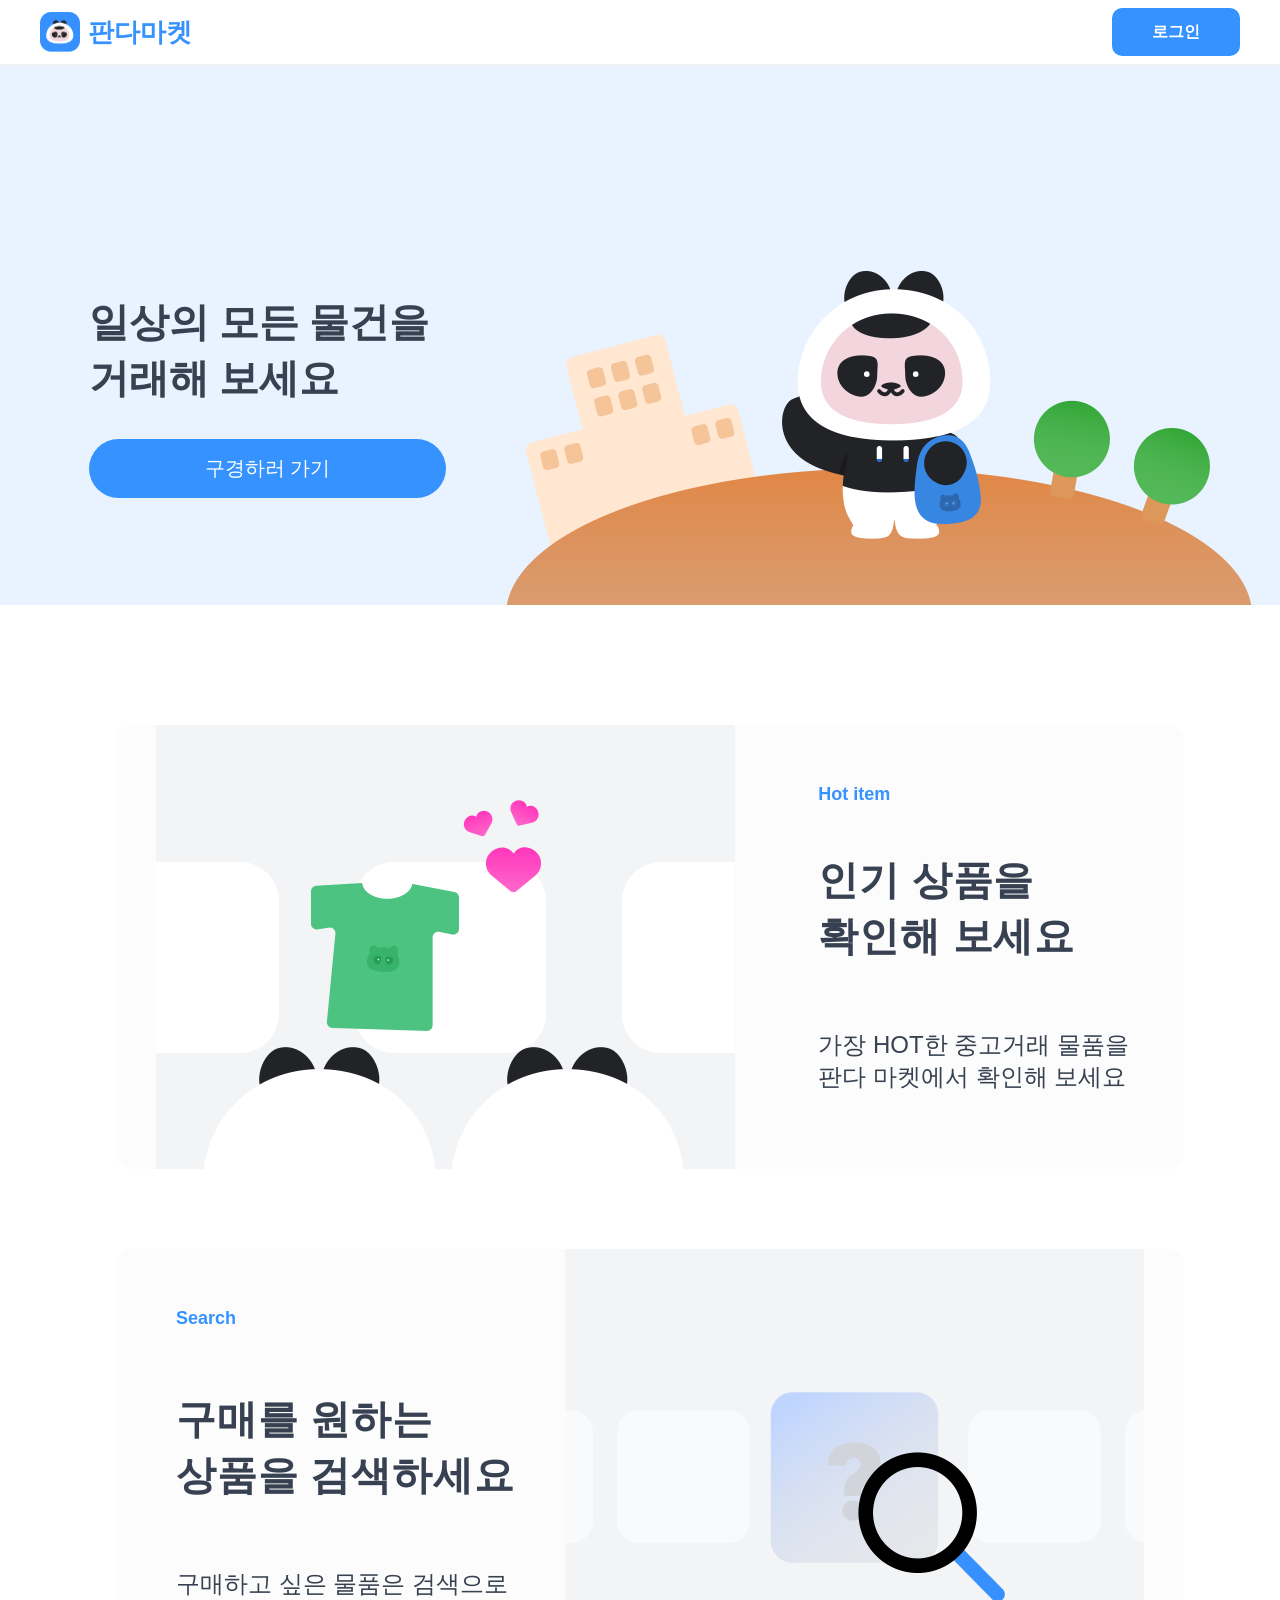
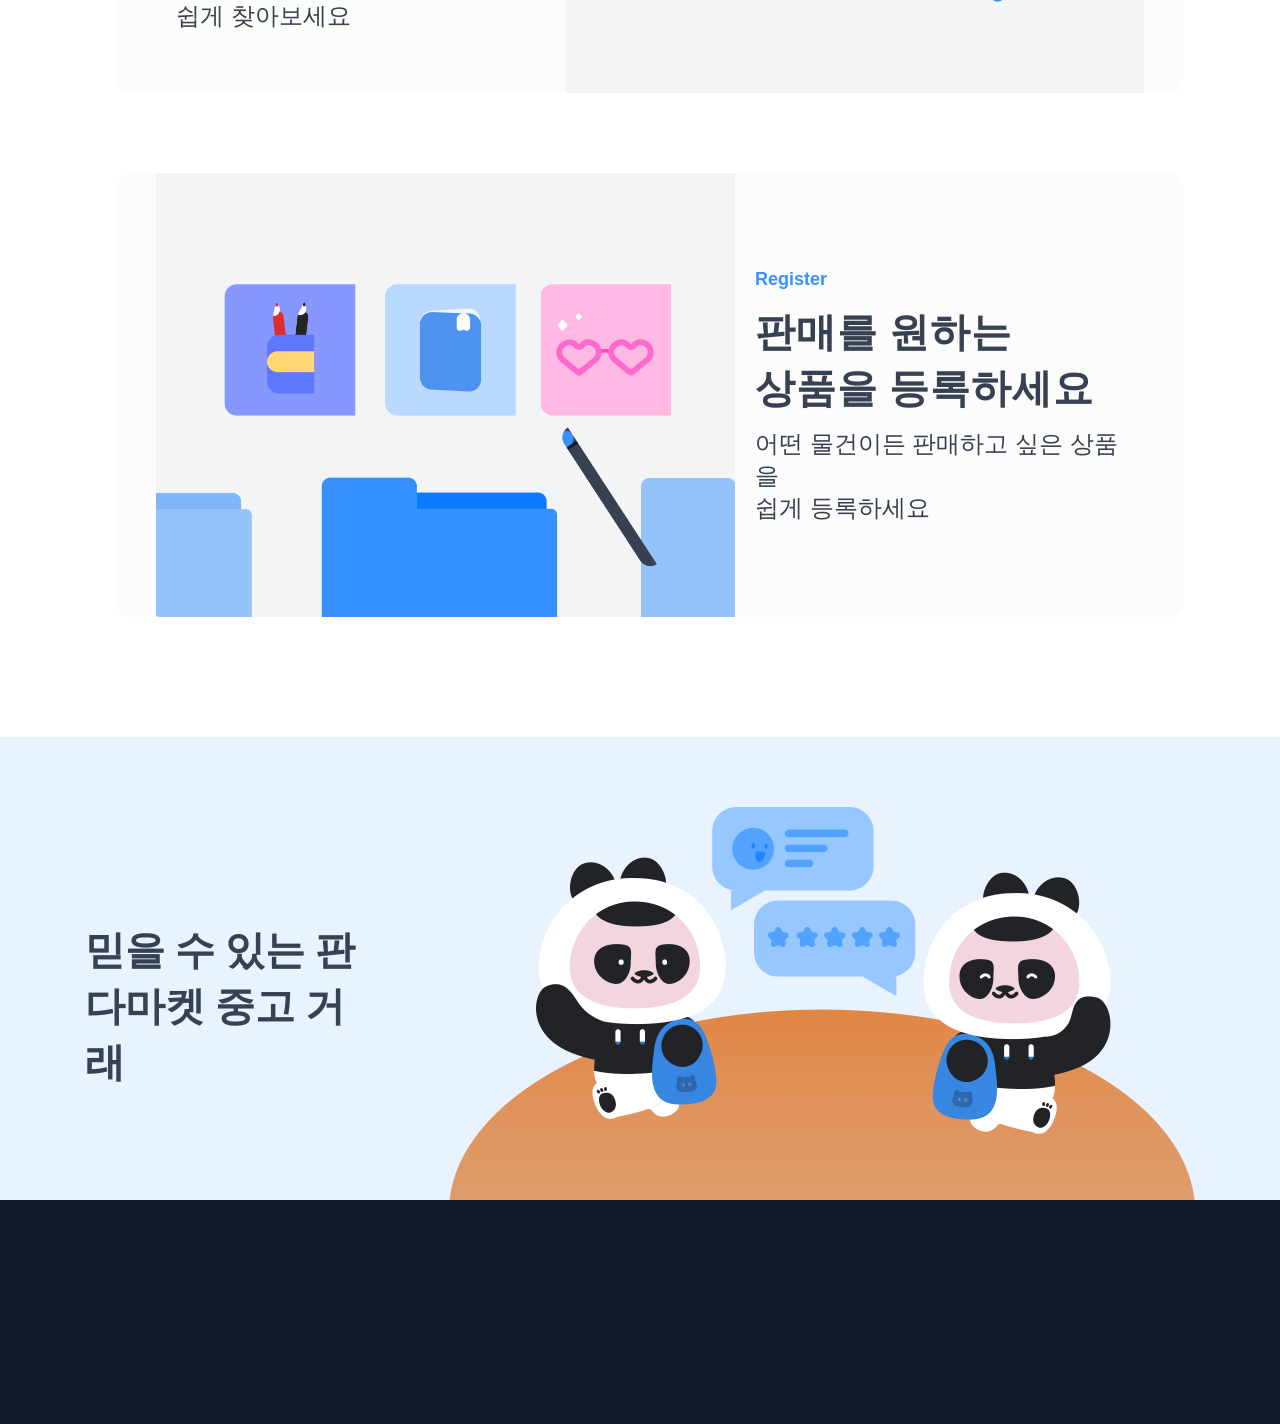
<file: html/index.html>
<!DOCTYPE html>
<html lang="ko">
  <head>
    <meta charset="UTF-8" />
    <title>판다마켓</title>
    <link rel="stylesheet" href="../css/indexstyle.css" />
  </head>

  <body>
    <div class="header">
      <div class="header-inner">
        <a class="logo" href="index.html">
          <!--판마마켓 로고 클릭 시 홈 화면 -->
          <img src="../images/logo.png" alt="판다 로고" /><span>판다마켓</span>
          <!-- 판다 로고 -->
        </a>
        <a class="login-btn" href='login.html'>로그인</a>
      </div>
    </div>

    <div class="panda">
      <div class="panda-inner">
        <div class="panda-text">
          일상의 모든 물건을<br />
          거래해 보세요
        </div>
        <a href="item.html" class="panda-button">구경하러 가기</a>
      </div>

      <img class="panda-image" src="../images/panda.png" alt="판다 이미지" />
    </div>

    <div class="features">
      <section class="card">
        <h2 class="card-image">
          <img src="../images/card1.png" alt="인기 상품 이미지" />
        </h2>
        <header class="card-text">
          <div class="card-abbreviation">Hot item</div>
          <h2 class="card-title">
            인기 상품을<br />
            확인해 보세요
          </h2>
          <h2 class="card-desc">
            가장 HOT한 중고거래 물품을<br />
            판다 마켓에서 확인해 보세요
          </h2>
        </header>
      </section>

      <div class="card">
        <section class="card-text">
          <h2 class="card-abbreviation">Search</h2>
          <h2 class="card-title">구매를 원하는<br />상품을 검색하세요</h2>
          <h2 class="card-desc">
            구매하고 싶은 물품은 검색으로<br />쉽게 찾아보세요
          </h2>
        </section>
        <div class="card-image">
          <img src="../images/card2.png" alt="검색 이미지" />
        </div>
      </div>

      <div class="card">
        <div class="card-image">
          <img src="../images/card3.png" alt="상품 등록 이미지" />
        </div>
        <div class="card-text">
          <div class="card-abbreviation">Register</div>
          <div class="card-title">판매를 원하는<br />상품을 등록하세요</div>
          <div class="card-desc">
            어떤 물건이든 판매하고 싶은 상품을<br />쉽게 등록하세요
          </div>
        </div>
      </div>
    </div>

    <div class="bottom-banner">
      <div class="bottom-inner">
        <div class="bottom-text">믿을 수 있는 판다마켓 중고 거래</div>
        <div class="bottom-image">
          <img src="../images/bottom.png" alt="판다 두 마리 이미지" />
        </div>
      </div>
    </div>
    <div class="bottom-last"></div>
  </body>
</html>
</file>
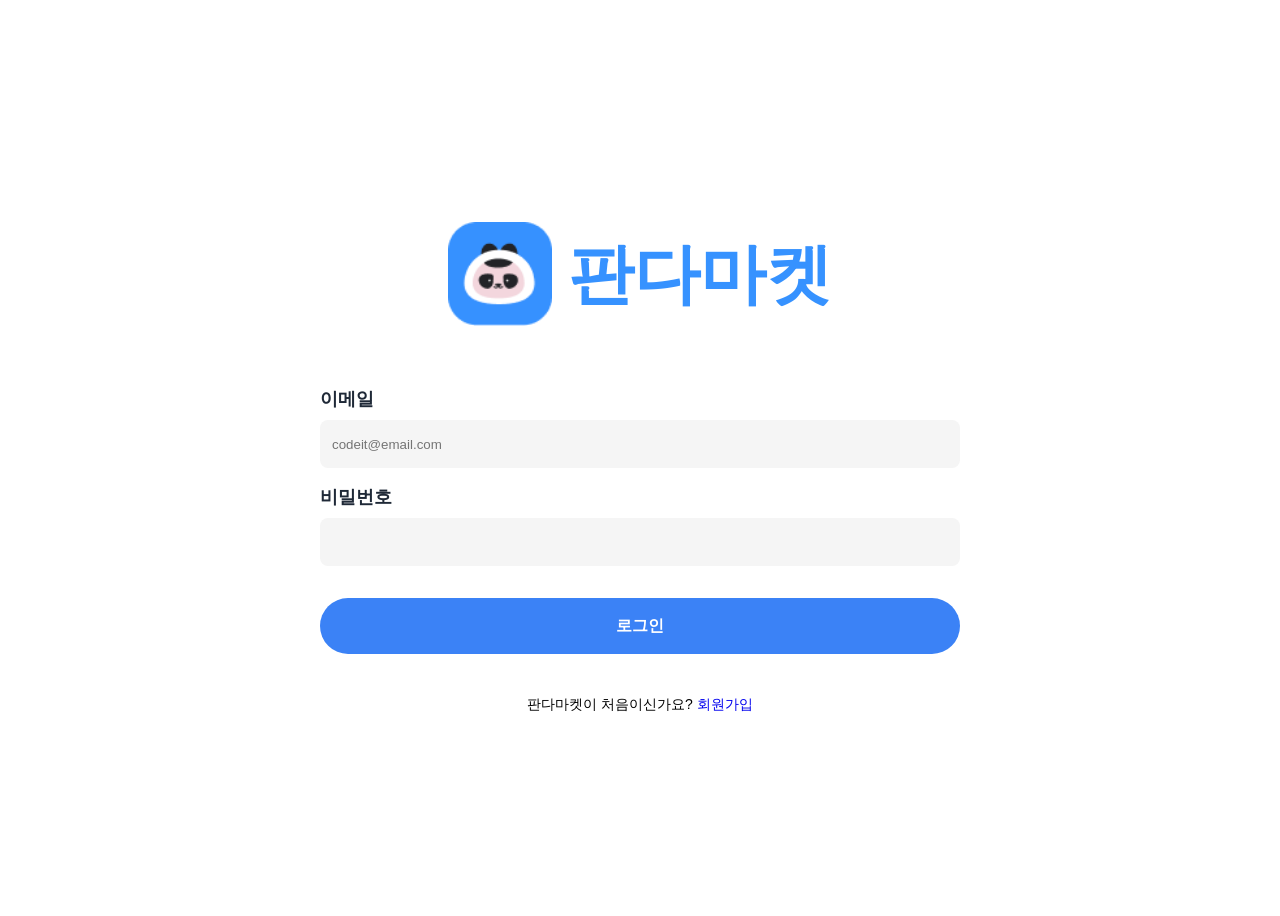
<file: html/login.html>
<!DOCTYPE html>
<html lang="en">
  <html lang="ko">
    <head>
      <meta charset="UTF-8" />
      <link rel="stylesheet" href="../css/loginstyle.css" />
      <title>로그인</title>
    </head>
    <body>
      <main class="login-page">
        <section class="login-card">
          <!-- 로고 -->
          <header class="login-header">
            <img
              src="../images/logo.png"
              alt="판다마켓 로고"
              class="logo-icon"
            />
            <a href="../html/index.html">
              <h1 class="logo-text">판다마켓</h1>
            </a>
          </header>

          <!-- 로그인 폼 -->
          <form class="login-form">
            <div class="input-group">
              <label for="email">이메일</label>
              <input type="email" id="email" placeholder="codeit@email.com" />
            </div>

            <div class="input-group">
              <label for="password">비밀번호</label>
              <input type="password" id="password" />
            </div>

            <button type="submit" class="login-button">로그인</button>
          </form>

          <!-- 회원가입 -->
          <p class="signup-text">
            판다마켓이 처음이신가요?
            <a href="../html/signup.html">회원가입</a>
          </p>
        </section>
      </main>
    </body>
  </html>
</html>
</file>
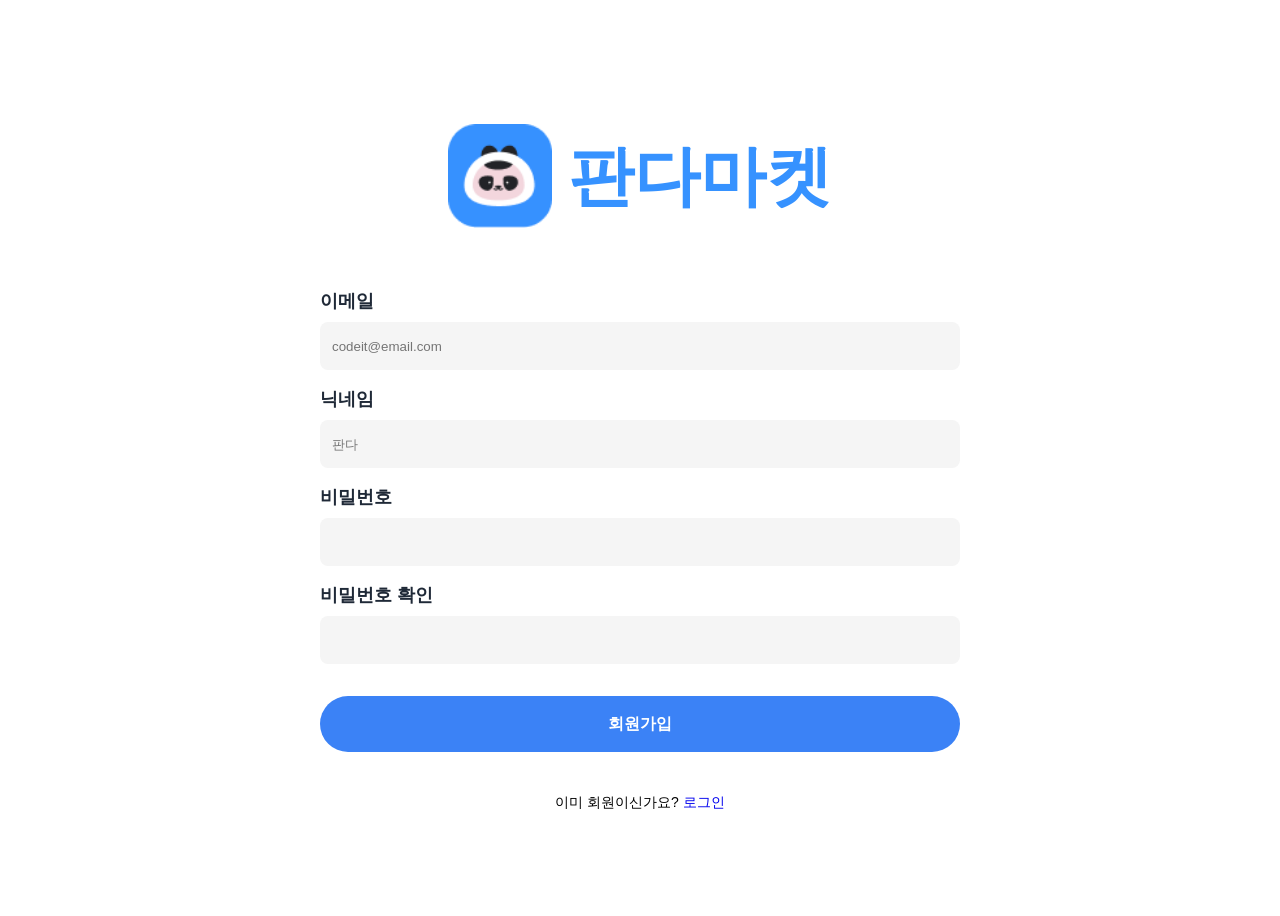
<file: html/signup.html>
<!DOCTYPE html>
<html lang="ko">
  <head>
    <meta charset="UTF-8" />
    <title>회원가입 | 판다마켓</title>
    <link rel="stylesheet" href="../css/loginstyle.css" />
  </head>
  <body>
    <main class="login-page">
      <section class="login-card">
        <!-- 로고 -->
        <header class="login-header">
          <img src="../images/logo.png" alt="판다마켓 로고" class="logo-icon" />
          <a href="../html/index.html">
            <h1 class="logo-text">판다마켓</h1>
          </a>
        </header>

        <!-- 회원가입 폼 -->
        <form class="login-form">
          <div class="input-group">
            <label for="email">이메일</label>
            <input type="email" id="email" placeholder="codeit@email.com" />
          </div>

          <div class="input-group">
            <label for="nickname">닉네임</label>
            <input type="text" id="nickname" placeholder="판다" />
          </div>

          <div class="input-group">
            <label for="password">비밀번호</label>
            <input type="password" id="password" />
          </div>

          <div class="input-group">
            <label for="password-check">비밀번호 확인</label>
            <input type="password" id="password-check" />
          </div>

          <button type="submit" class="login-button">회원가입</button>
        </form>

        <!-- 로그인 이동 -->
        <p class="signup-text">
          이미 회원이신가요?
          <a href="./login.html">로그인</a>
        </p>
      </section>
    </main>
  </body>
</html>
</file>
<file: css/indexstyle.css>
body {
  margin: 0;
  font-family: Pretendard;
}

/* a태그 밑에 밑줄 없애기 */

a {
  text-decoration: none;
}

/* 클릭 요소 포인터 표시 */
.logo,
.login-btn,
.hero-button {
  cursor: pointer;
}

/* header */

.header {
  border-bottom: 1px solid #eee;
}

/* 헤더 내부 정렬 기본 */
.header-inner {
  max-width: 1200px;
  height: 64px;
  margin: 0 auto;

  display: flex;
  align-items: center;
  justify-content: space-between;
}

/* 로고 영역 */
.logo {
  display: flex;
  align-items: center;
  gap: 8px;
  font-weight: 700;
  font-size: 25.63px;
  color: #3692ff; /* ← 이 줄만 파란색으로 변경 */
  cursor: pointer;
}

/* 로고 이미지 크기 맞추기 */
.logo img {
  width: 40px;
  height: 40.14px;
  display: flex;
  align-items: center;
}

/* 로그인 버튼 */
.login-btn {
  width: 128px;
  height: 48px;
  background: #3692ff;
  color: white;
  border-radius: 10px;
  font-size: 16px;
  font-weight: 600;
  text-align: center;
  cursor: pointer;
  line-height: 48px;
}

/* 판다 전체 영역 */

.panda {
  background-color: #e8f3ff;
  display: flex;
  justify-content: center;
  align-items: center;
  height: 540px;
}

.panda-inner {
  width: 357px;
  height: 260px;
  padding: 60px;
  display: flex;
  flex-direction: column;
  gap: 32px;
  margin-top: 180px;
}

.panda-text {
  color: #374151;
  font-family: Pretendard;
  font-size: 40px;
  font-weight: 700;
  line-height: 1.4;
  font-style: bold;
}

.panda-button {
  border-radius: 40px;
  border: none;
  padding: 16px 124px;
  gap: 10px;
  background-color: #3692ff;
  color: #ffffff;
  font-family: Pretendard;
  font-weight: 600px;
  font-size: 20px;
  display: flex;
  justify-content: center;
  align-items: center;
  cursor: pointer;
  white-space: nowrap;
  overflow: hidden;
  text-overflow: ellipsis;
}

.panda-image {
  width: 746px;
  height: 340px;
  object-fit: contain;
  align-self: flex-end; /* 땅 위에 딱 붙게 */
}

/* cards */

.features {
  max-width: 1200px;
  margin: 120px auto;
  display: flex;
  align-items: center;
  justify-content: center;
  flex-direction: column;
  gap: 80px;
}

/* 카드 하나 */
.card {
  display: flex;
  align-items: center;
  justify-content: space-between;

  background: #fcfcfc;
  border-radius: 16px;

  width: 988px;
  height: 444px;
  margin-left: 20px;
  padding: 0 40px;
}

/* 카드 안의 이미지 영역 */
.card-image img {
  width: 579px;
  height: 444px;
  display: block;
}

/* 텍스트 영역 */
.card-text {
  display: flex;
  flex-direction: column;
  margin-left: 20px;
  margin-right: 15px;
  gap: 12px;
}

.card-abbreviation {
  font-family: "Pretendard", sans-serif;
  font-weight: 800;
  font-style: normal;
  font-size: 18px;
  line-height: 26px;
  letter-spacing: 0;
  vertical-align: middle;
  color: #3692ff;
}

.card-title {
  font-family: "Pretendard", sans-serif;
  font-weight: 700;
  font-size: 40px;
  line-height: 140%;
  color: #374151;
  letter-spacing: 0.02em;
  vertical-align: middle;
}

.card-desc {
  font-family: "Pretendard", sans-serif;
  font-weight: 500;
  font-size: 24px;
  line-height: 32px;
  letter-spacing: 0;
  vertical-align: middle;
  color: #374151;
}

/* bottom banner */

.bottom-banner {
  background-color: #e8f3ff;
  display: flex;
  justify-content: center;
  align-items: center;
  height: 540px;
  top: 70px;
}

.bottom-inner {
  max-width: 1200px;
  margin: 0 auto;

  width: 1110px;
  height: 397px;

  display: flex;
  align-items: center;
  gap: 69px;
  justify-content: space-between;
}

.bottom-text {
  color: #374151;
  font-family: Pretendard;
  font-size: 40px;
  font-weight: 700;
  line-height: 1.4;
  font-style: bold;
}

.bottom-image img {
  width: 746px;
  height: 397px;
}

.bottom-last {
  width: 100%;
  height: 160px;
  padding: 32px 0;
  position: absolute;
  left: 0;
  top: 2800px;
  background-color: #111827;
}
</file>
<file: css/loginstyle.css>
/* a태그 밑에 밑줄 없애기 */
a {
  text-decoration: none;
}

.login-page {
  width: 100%;
  height: 100vh;

  display: flex;
  justify-content: center;
  align-items: center;

  background-color: #ffffff;
}

.login-card {
  width: 640px;
  padding: 40px;

  display: flex;
  flex-direction: column;
  gap: 24px;

  border-radius: 16px;
}

.login-header {
  display: flex;
  align-items: center;
  justify-content: center;
  gap: 16px;
}

.logo-icon {
  width: 104px;
  height: 104px;
}

.logo-text {
  font-family: "ROKAF Sans", sans-serif;
  font-size: 66.34px;
  font-weight: 700;
  color: #3692ff;
  line-height: 1;
  text-decoration: none;
}

/* 입력창 */

.input-group {
  font-family: "Pretendard", sans-serif;
  font-weight: 700;
  font-size: 18px;
  line-height: 26px;
  letter-spacing: 0;

  display: flex;
  flex-direction: column;
  gap: 8px;
  color: #1f2937;
}

.input-group input {
  height: 48px;
  padding: 0 12px;

  border-radius: 8px;
  border: none;
  background-color: #f5f5f5;
}

/* 로그인 버튼 */

.login-button {
  width: 640px;
  height: 56px;

  padding: 16px 124px;
  border-radius: 40px;

  margin-top: 16px;

  background-color: #3b82f6;
  color: white;
  border: none;

  font-size: 16px;
  font-weight: 600;
  cursor: pointer;
}

/* 회원가입 안내 */

.signup-text {
  font-family: "Pretendard", sans-serif;
  font-weight: 500;
  font-size: 14px;
  line-height: 24px;
  letter-spacing: 0;

  text-align: center;
}

.login-form {
  display: flex;
  flex-direction: column;
  gap: 16px;
}
</file>
